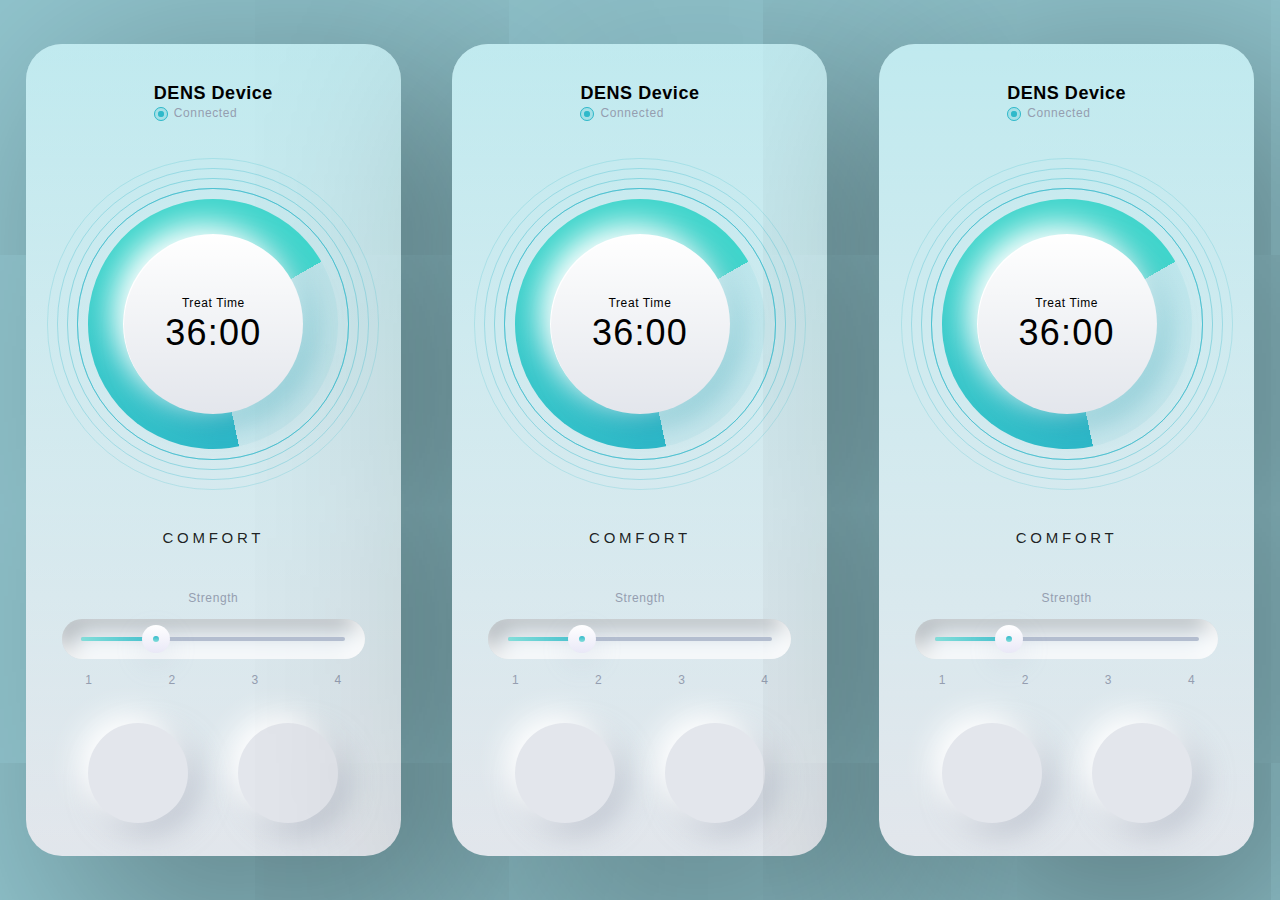
<file: GOODCSS/index.html>
<!DOCTYPE html>
<html lang="en">

<head>
	<meta charset="UTF-8">
	<meta name="viewport" content="width=device-width, initial-scale=1.0">
	<link rel="stylesheet" href="//at.alicdn.com/t/font_1891092_aqxy3pmoz8.css">
	<link rel="stylesheet" href="index.css">
	<title>TENS device</title>
</head>

<body>
	<div class="container">
		<div class="page">
			<div class="top">
				<div class="title">
					<div class="left">
						<div class="text">DENS Device</div>
						<div class="sub">
							<div class="flag">
								<div class="ellipse ellipse1"></div>
								<div class="ellipse ellipse2"></div>
								<div class="ellipse ellipse3"></div>
								<div class="ellipse ellipse4"></div>
							</div>
							<div class="subtext">Connected</div>
						</div>
					</div>
					<i class="iconfont icondiandiandianshu"></i>
				</div>
				<div class="treat-time-container">
					<div class="treat-time">
						<div class="circle1"></div>
						<div class="circle2"></div>
						<div class="circle3"></div>
						<div class="circle4"></div>
						<div class="circle5"></div>
						<div class="circle6"></div>
						<div class="circle7"></div>
						<div class="inner-circle">
							<div class="treat-title">Treat Time</div>
							<div class="time">36:00</div>
						</div>
					</div>
				</div>
				<div class="comfort">COMFORT</div>
				<div class="slider-container">
					<div class="strength">Strength</div>
					<div class="slider-outer">
						<div class="bg">
							<div class="left"></div>
						</div>
						<div class="thumb">
							<div class="thumb-inner"></div>
						</div>
					</div>
					<div class="number">
						<div class="number-text">1</div>
						<div class="number-text">2</div>
						<div class="number-text">3</div>
						<div class="number-text">4</div>
					</div>
				</div>
				<div class="button-container">
					<div class="button pause">
						<i class="iconfont iconpause"></i>
					</div>
					<div class="button">
						<i class="iconfont iconstop"></i>
					</div>
				</div>
			</div>
		</div>
        <div class="page">
			<div class="top">
				<div class="title">
					<div class="left">
						<div class="text">DENS Device</div>
						<div class="sub">
							<div class="flag">
								<div class="ellipse ellipse1"></div>
								<div class="ellipse ellipse2"></div>
								<div class="ellipse ellipse3"></div>
								<div class="ellipse ellipse4"></div>
							</div>
							<div class="subtext">Connected</div>
						</div>
					</div>
					<i class="iconfont icondiandiandianshu"></i>
				</div>
				<div class="treat-time-container">
					<div class="treat-time">
						<div class="circle1"></div>
						<div class="circle2"></div>
						<div class="circle3"></div>
						<div class="circle4"></div>
						<div class="circle5"></div>
						<div class="circle6"></div>
						<div class="circle7"></div>
						<div class="inner-circle">
							<div class="treat-title">Treat Time</div>
							<div class="time">36:00</div>
						</div>
					</div>
				</div>
				<div class="comfort">COMFORT</div>
				<div class="slider-container">
					<div class="strength">Strength</div>
					<div class="slider-outer">
						<div class="bg">
							<div class="left"></div>
						</div>
						<div class="thumb">
							<div class="thumb-inner"></div>
						</div>
					</div>
					<div class="number">
						<div class="number-text">1</div>
						<div class="number-text">2</div>
						<div class="number-text">3</div>
						<div class="number-text">4</div>
					</div>
				</div>
				<div class="button-container">
					<div class="button pause">
						<i class="iconfont iconpause"></i>
					</div>
					<div class="button">
						<i class="iconfont iconstop"></i>
					</div>
				</div>
			</div>
		</div>
        <div class="page">
			<div class="top">
				<div class="title">
					<div class="left">
						<div class="text">DENS Device</div>
						<div class="sub">
							<div class="flag">
								<div class="ellipse ellipse1"></div>
								<div class="ellipse ellipse2"></div>
								<div class="ellipse ellipse3"></div>
								<div class="ellipse ellipse4"></div>
							</div>
							<div class="subtext">Connected</div>
						</div>
					</div>
					<i class="iconfont icondiandiandianshu"></i>
				</div>
				<div class="treat-time-container">
					<div class="treat-time">
						<div class="circle1"></div>
						<div class="circle2"></div>
						<div class="circle3"></div>
						<div class="circle4"></div>
						<div class="circle5"></div>
						<div class="circle6"></div>
						<div class="circle7"></div>
						<div class="inner-circle">
							<div class="treat-title">Treat Time</div>
							<div class="time">36:00</div>
						</div>
					</div>
				</div>
				<div class="comfort">COMFORT</div>
				<div class="slider-container">
					<div class="strength">Strength</div>
					<div class="slider-outer">
						<div class="bg">
							<div class="left"></div>
						</div>
						<div class="thumb">
							<div class="thumb-inner"></div>
						</div>
					</div>
					<div class="number">
						<div class="number-text">1</div>
						<div class="number-text">2</div>
						<div class="number-text">3</div>
						<div class="number-text">4</div>
					</div>
				</div>
				<div class="button-container">
					<div class="button pause">
						<i class="iconfont iconpause"></i>
					</div>
					<div class="button">
						<i class="iconfont iconstop"></i>
					</div>
				</div>
			</div>
		</div>
	</div>
</body>

</html>
</file>
<file: GOODCSS/index.css>
html body {
  margin: 0;
  padding: 0;
  background-color: #93c7d0;
  font-family: Helvetica;
}
.container {
  min-width: 100vw;
  min-height: 100vh;
  width: 100%;
  height: 100%;
  display: flex;
  justify-content: space-around;
  align-items: center;
}
.container .page {
  display: flex;
  justify-content: center;
  align-items: center;
  overflow: hidden;
  width: 375px;
  height: 812px;
  box-shadow: 60px 60px 800px 0 rgba(0, 0, 0, 0.5);
  border-radius: 36px;
  background-color: #e3e6ec;
  background-image: linear-gradient(
    180deg,
    #fff 0%,
    rgba(255, 255, 255, 0) 100%
  );
}
.container .page .top {
  width: 375px;
  height: 812px;
  background-image: linear-gradient(0deg, rgba(67, 216, 205, 0.01) 2%, rgba(47, 185, 202, 0.3) 100%);
}
.container .page .top .title {
  padding: 40px 36px 0 36px;
  display: flex;
  justify-content: center;
  align-items: center;
}
.container .page .top .title .left {
  display: flex;
  flex-direction: column;
}
.container .page .top .title .left .text {
  --font-size: 18px;
  color: rgba(0,0,0,9.87);
  font-weight: bold;
  font-size: var(--font-size);
  letter-spacing: 0.54px;
  line-height: 18px;
}
.container .page .top .title .left .sub {
  display: flex;
  margin-top: 5px;
}
.container .page .top .title .left .sub .flag {
  position: relative;
}
.container .page .top .title .left .sub .flag .ellipse {
  position: absolute;
}
.container .page .top .title .left .sub .flag .ellipse1 {
  width: 14px;
  height: 14px;
  border-radius: 7px;
  background: #2fb9ca;
  opacity: 0.2;
}
.container .page .top .title .left .sub .flag .ellipse2 {
  width: 14px;
  height: 14px;
  box-sizing: border-box;
  border-radius: 7px;
  border: 1px solid #2fb9ca;
}
.container .page .top .title .left .sub .flag .ellipse3 {
  width: 6px;
  top: 4px;
  left: 4px;
  height: 6px;
  opacity: 0.6;
  box-sizing: border-box;
  border-radius: 3px;
  background: #2fb9ca;
}
.container .page .top .title .left .sub .flag .ellipse4 {
  width: 6px;
  top: 4px;
  left: 4px;
  height: 6px;
  box-sizing: border-box;
  border-radius: 3px;
  background: #2fb9ca;
}
.container .page .top .title .left .sub .subtext {
  margin-left: 20px;
  color: #959eb0;
  font-size: 12px;
  letter-spacing: 0.6px;
  line-height: 12px;
}
.container .page .top .title .iconfont {
  font-size: 36px;
}
.container .page .top .treat-time-container {
  margin-top: 80px;
}
.container .page .top .treat-time-container .treat-time {
  display: flex;
  justify-content: center;
  align-items: center;
  position: relative;
}
.container .page .top .treat-time-container .treat-time .inner-circle {
  display: flex;
  justify-content: center;
  align-items: center;
  flex-direction: column;
  position: absolute;
  width: 180px;
  height: 180px;
  border-radius: 90px;
  background: #e3e6ec;
  background-image: linear-gradient(180deg, #ffffff 0%, rgba(255, 255, 255, 0) 100%);
  box-shadow: -10px -10px 30px 0 #ffffff, 10px 10px 30px 0 rgba(48, 161, 178, 0.4), inset 1px 1px 0 0 #ffffff;
}
.container .page .top .treat-time-container .treat-time .inner-circle .treat-title {
  font-size: 12px;
  color: #000000;
  letter-spacing: 0.6px;
  text-align: center;
  line-height: 12px;
  margin-bottom: 6px;
}
.container .page .top .treat-time-container .treat-time .inner-circle .time {
  font-size: 36px;
  color: #000000;
  letter-spacing: 1.2px;
  text-align: center;
  line-height: 36px;
}
.container .page .top .treat-time-container .treat-time .circle1 {
  transform: rotateZ(60deg);
  width: 250px;
  height: 250px;
  background: conic-gradient(rgba(0, 0, 0, 0) 0, rgba(0, 0, 0, 0) 30%, #2eb7c9 -240deg, #43d8cd 70%, #43d8cd 100%);
  border-radius: 125px;
}
.container .page .top .treat-time-container .treat-time .circle2 {
  width: 250px;
  height: 250px;
  position: absolute;
  border-radius: 125px;
  background: rgba(46, 183, 201, 0.7);
  opacity: 0.1;
}
.container .page .top .treat-time-container .treat-time .circle3 {
  position: absolute;
  width: 270px;
  height: 270px;
  border-radius: 135px;
  border: 1px solid rgba(46, 183, 201, 0.6);
}
.container .page .top .treat-time-container .treat-time .circle4 {
  position: absolute;
  width: 270px;
  height: 270px;
  border-radius: 135px;
  border: 1px solid rgba(46, 183, 201, 0.5);
}
.container .page .top .treat-time-container .treat-time .circle5 {
  position: absolute;
  width: 290px;
  height: 290px;
  border-radius: 145px;
  border: 1px solid rgba(46, 183, 201, 0.4);
}
.container .page .top .treat-time-container .treat-time .circle6 {
  position: absolute;
  width: 310px;
  height: 310px;
  border-radius: 155px;
  border: 1px solid rgba(46, 183, 201, 0.3);
}
.container .page .top .treat-time-container .treat-time .circle7 {
  position: absolute;
  width: 330px;
  height: 330px;
  border-radius: 165px;
  border: 1px solid rgba(46, 183, 201, 0.2);
}
.container .page .top .comfort {
  font-size: 15px;
  color: rgba(0, 0, 0, 0.87);
  letter-spacing: 3.75px;
  text-align: center;
  line-height: 18px;
  margin-top: 80px;
}
.container .page .top .slider-container {
  display: flex;
  flex-direction: column;
  justify-content: center;
  align-items: center;
  margin-top: 45px;
}
.container .page .top .slider-container .strength {
  font-size: 12px;
  color: #959eb0;
  letter-spacing: 0.6px;
  text-align: center;
  line-height: 12px;
}
.container .page .top .slider-container .slider-outer {
  position: relative;
  display: flex;
  flex-direction: column;
  justify-content: center;
  align-items: center;
  margin-top: 15px;
  width: 303px;
  height: 40px;
  background: rgba(240, 243, 249, 0.6);
  box-shadow: inset -10px -10px 20px 0 rgba(255, 255, 255, 0.8), inset 10px 10px 20px 0 rgba(0, 0, 0, 0.2);
  border-radius: 24px;
}
.container .page .top .slider-container .slider-outer .bg {
  width: 264px;
  height: 4px;
  background: #b3bdcf;
  border-radius: 3px;
  position: relative;
}
.container .page .top .slider-container .slider-outer .bg .left {
  position: absolute;
  width: 87px;
  height: 4px;
  border-radius: 3px;
  background: #e3e6ec;
  background-image: linear-gradient(270deg, rgba(47, 185, 202, 0.97) 0%, rgba(67, 216, 205, 0.6) 100%);
}
.container .page .top .slider-container .slider-outer .thumb {
  position: absolute;
  display: flex;
  justify-content: center;
  align-items: center;
  width: 28px;
  height: 28px;
  left: 80px;
  top: 6px;
  border-radius: 14px;
  background: #ffffff;
  background-image: linear-gradient(179deg, rgba(255, 255, 255, 0) 0%, #e9e8f7 100%);
  box-shadow: 0 10px 30px 0 rgba(163, 176, 202, 0.2);
}
.container .page .top .slider-container .slider-outer .thumb .thumb-inner {
  width: 6px;
  height: 6px;
  background: #e3e6ec;
  border-radius: 3px;
  background-image: linear-gradient(180deg, rgba(47, 185, 202, 0.97) 0%, rgba(67, 216, 205, 0.6) 100%);
}
.container .page .top .slider-container .number {
  width: 256px;
  display: flex;
  justify-content: space-between;
  align-items: center;
  margin-top: 15px;
}
.container .page .top .slider-container .number .number-text {
  font-size: 12px;
  color: #959eb0;
  letter-spacing: 0;
  text-align: center;
  line-height: 12px;
}
.container .page .top .button-container {
  display: flex;
  justify-content: center;
  align-items: center;
  margin-top: 37px;
}
.container .page .top .button-container .pause {
  margin-right: 50px;
}
.container .page .top .button-container .button {
  display: flex;
  justify-content: center;
  align-items: center;
  width: 100px;
  height: 100px;
  border-radius: 50px;
  background: #e3e6ec;
  box-shadow: -10px -10px 30px 0 #ffffff, 10px 10px 30px 0 rgba(166, 174, 189, 0.6);
}
.container .page .top .button-container .button .iconfont {
  font-size: 24px;
  color: #000;
}
</file>
